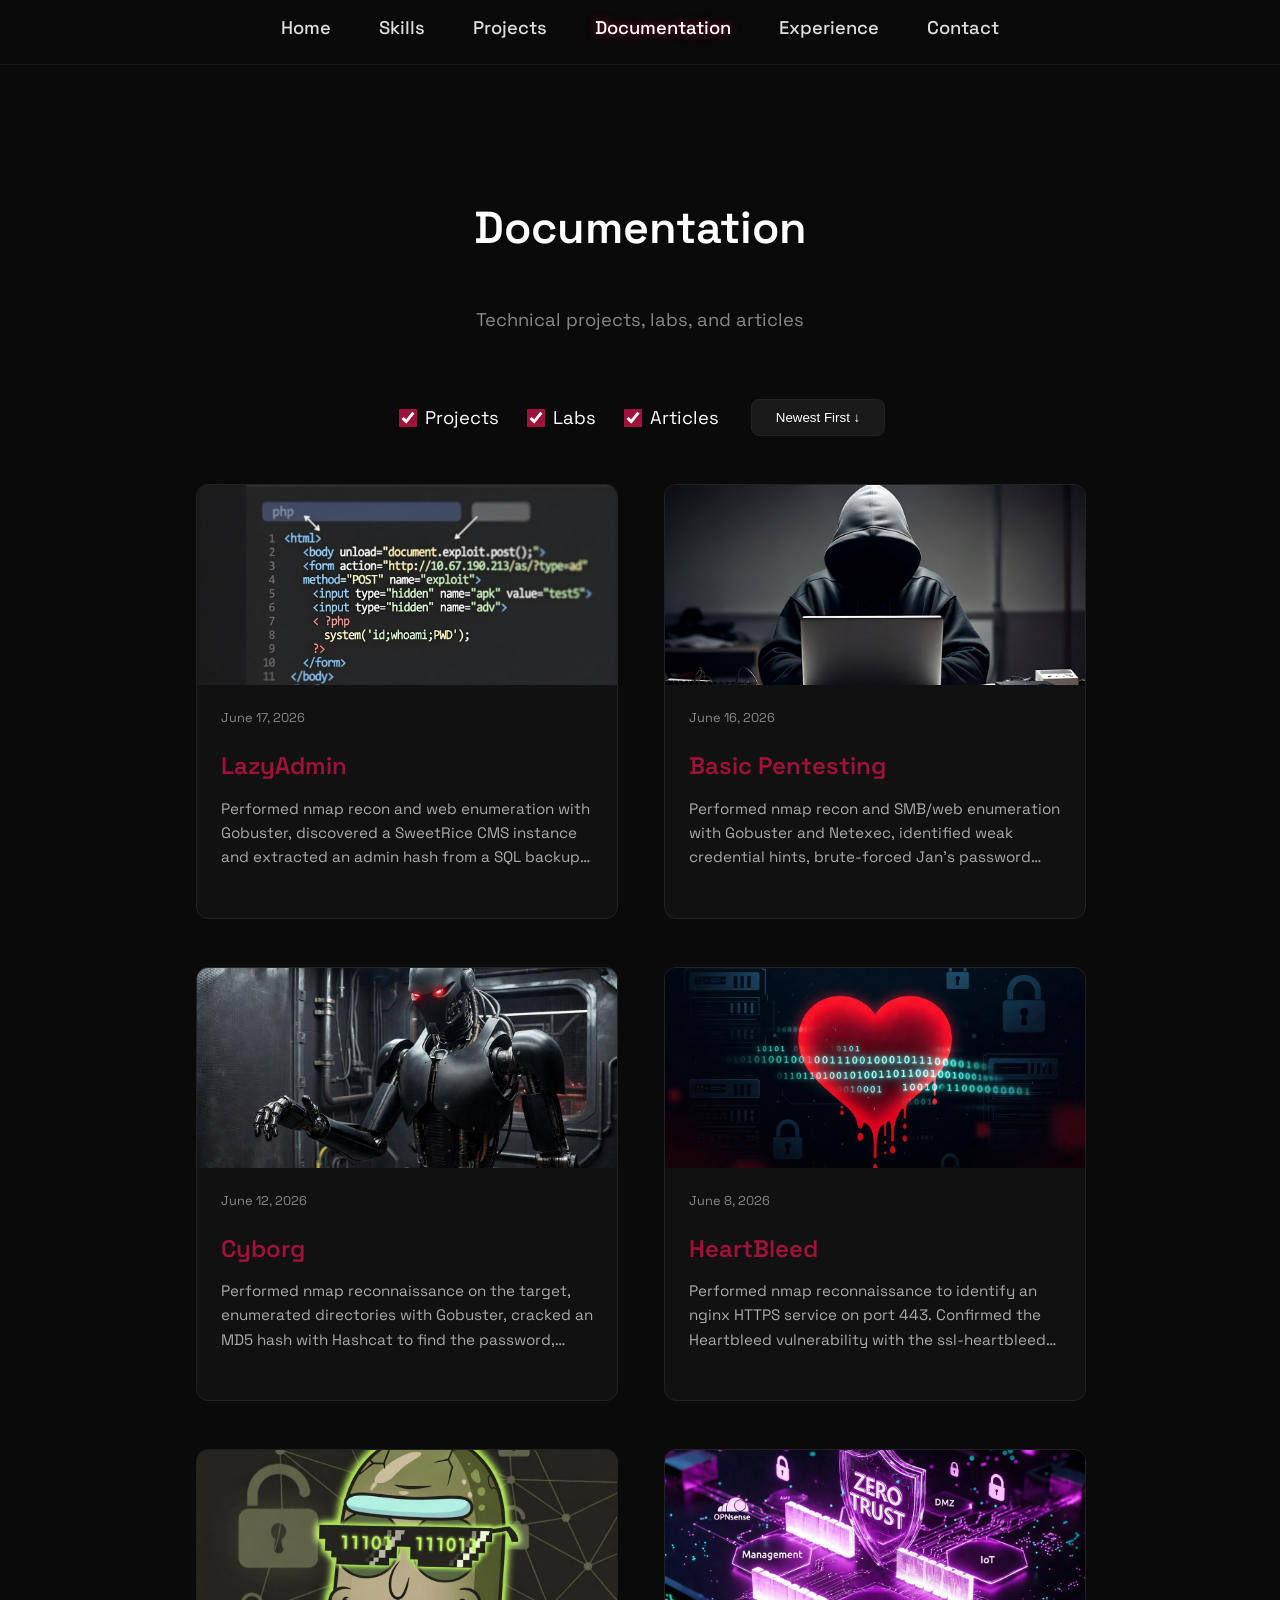
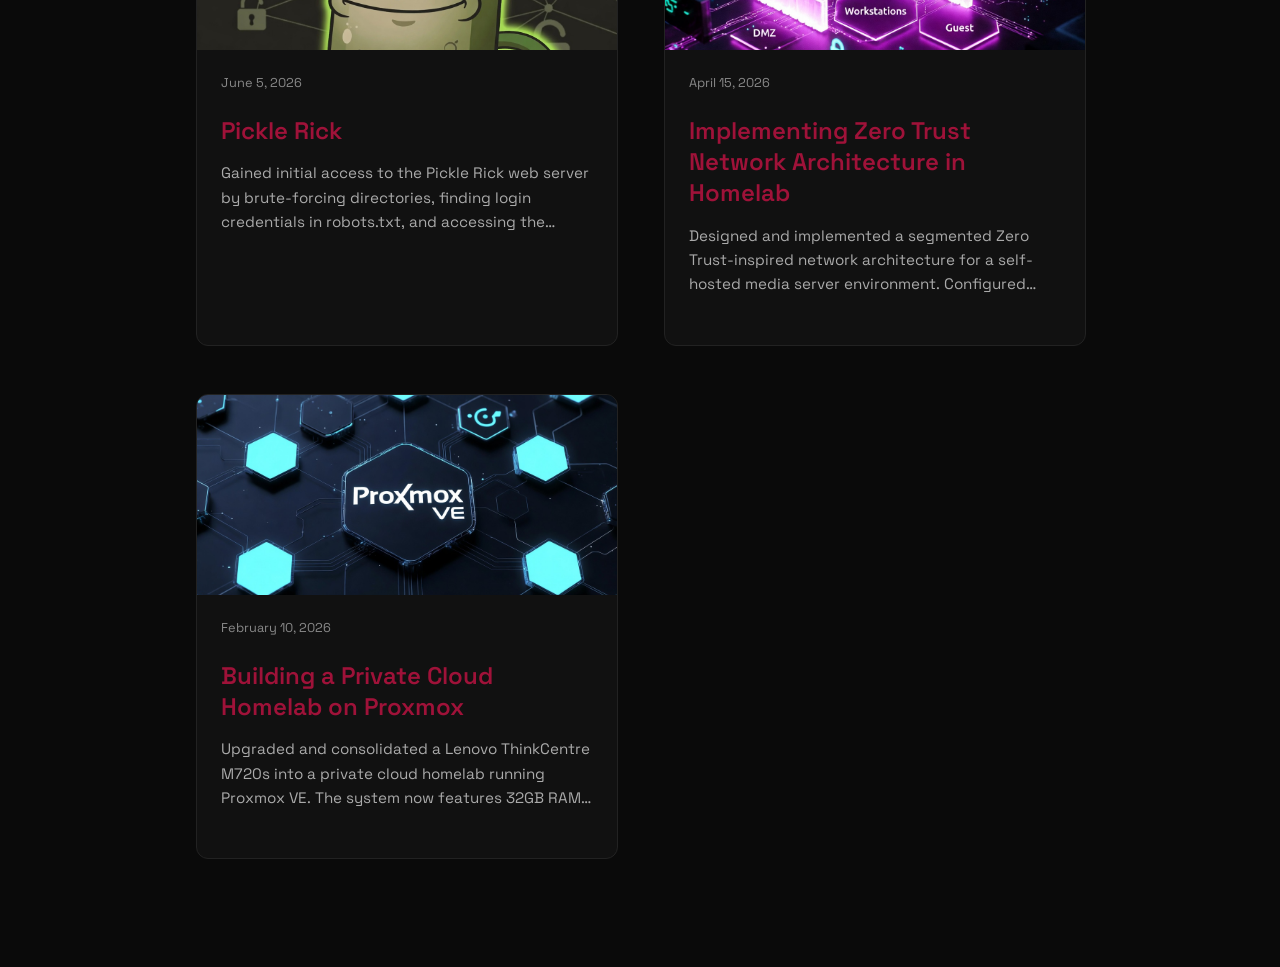
<file: documentation/index.html>
﻿<!DOCTYPE html>
<html lang="en">
<head>

    <title>Documentation | Nick Ramos</title>

    <!-- Favicon -->
    <link rel="icon" href="/images/favicon/favicon.ico" type="image/x-icon">
    <link rel="apple-touch-icon" href="/images/favicon/apple-touch-icon.png">
    <link rel="manifest" href="/images/favicon/site.webmanifest">
    
    <meta charset="UTF-8">
    <meta name="viewport" content="width=device-width, initial-scale=1.0">
    <meta name="description" content="Technical cybersecurity writeups, homelab projects, and notes by Nick Ramos.">
    <meta name="author" content="Nick Ramos">

    <!-- Open Graph + Twitter (JS will override these on article pages) -->
    <meta property="og:title" content="Nick Ramos">
    <meta property="og:description" content="Technical cybersecurity writeups, homelab projects, and notes by Nick Ramos.">
    <meta property="og:image" content="https://nick-ramos.com/images/default_cover.jpg">
    <meta property="og:url" content="https://nick-ramos.com">
    <meta property="og:type" content="website">
    <meta property="og:site_name" content="Nick Ramos">

    <meta name="twitter:card" content="summary_large_image">
    <meta name="twitter:title" content="Nick Ramos">
    <meta name="twitter:description" content="Technical cybersecurity writeups, homelab projects, and notes by Nick Ramos.">
    <meta name="twitter:image" content="https://nick-ramos.com/images/default_cover.jpg">

    <!-- Google Fonts -->
    <link rel="preconnect" href="https://fonts.googleapis.com">
    <link rel="preconnect" href="https://fonts.gstatic.com" crossorigin>
    <link href="https://fonts.googleapis.com/css2?family=Space+Grotesk:wght@400;500;600&amp;family=Inter:wght@400;500;600&amp;display=swap" rel="stylesheet">

    <link rel="stylesheet" href="/style.css">

    <!-- Open Graph / Social -->
    <meta property="og:title" content="Documentation | Nick Ramos">
    <meta property="og:description" content="Technical projects, labs, and writeups by Nick Ramos - Network Engineering & Cybersecurity">
    <meta property="og:image" content="/images/default-cover.jpg">
    <meta property="og:url" content="">
    <meta property="og:type" content="website">
    <meta property="og:site_name" content="Nick Ramos">

    <!-- Twitter Cards -->
    <meta name="twitter:card" content="summary_large_image">
    <meta name="twitter:title" content="Documentation | Nick Ramos">
    <meta name="twitter:description" content="Technical projects, labs, and writeups by Nick Ramos - Network Engineering & Cybersecurity">
    <meta name="twitter:image" content="/images/default-cover.jpg">
</head>
<body>
<!-- Header Navbar -->
<header class="site-header">
    <div class="container">
        <nav id="navbar">
            <ul class="nav-links"></ul>
        </nav>
    </div>
</header>

<!-- Floating Mobile Button -->
<button id="floating-menu-btn" class="floating-btn">☰</button>



<!-- Main Content -->
<main class="main-content">
    <section class="docs-section">
        <h1 class="section-title">Documentation</h1>
        <p class="section-subtitle">Technical projects, labs, and articles</p>

        <!-- Filter Bar -->
        <div class="filter-bar">
            <div class="filter-group">
                <label><input type="checkbox" value="project" class="filter-checkbox" checked> Projects</label>
                <label><input type="checkbox" value="lab" class="filter-checkbox" checked> Labs</label>
                <label><input type="checkbox" value="blog" class="filter-checkbox" checked> Articles</label>
            </div>
            <button id="sort-btn" class="btn">Newest First ↓</button>
        </div>

        <!-- Posts Grid -->
        <div class="projects-grid" id="docs-grid"></div>
    </section>
    



</main>
<script src="/script.js" defer></script>
</body>
</html>
</file>
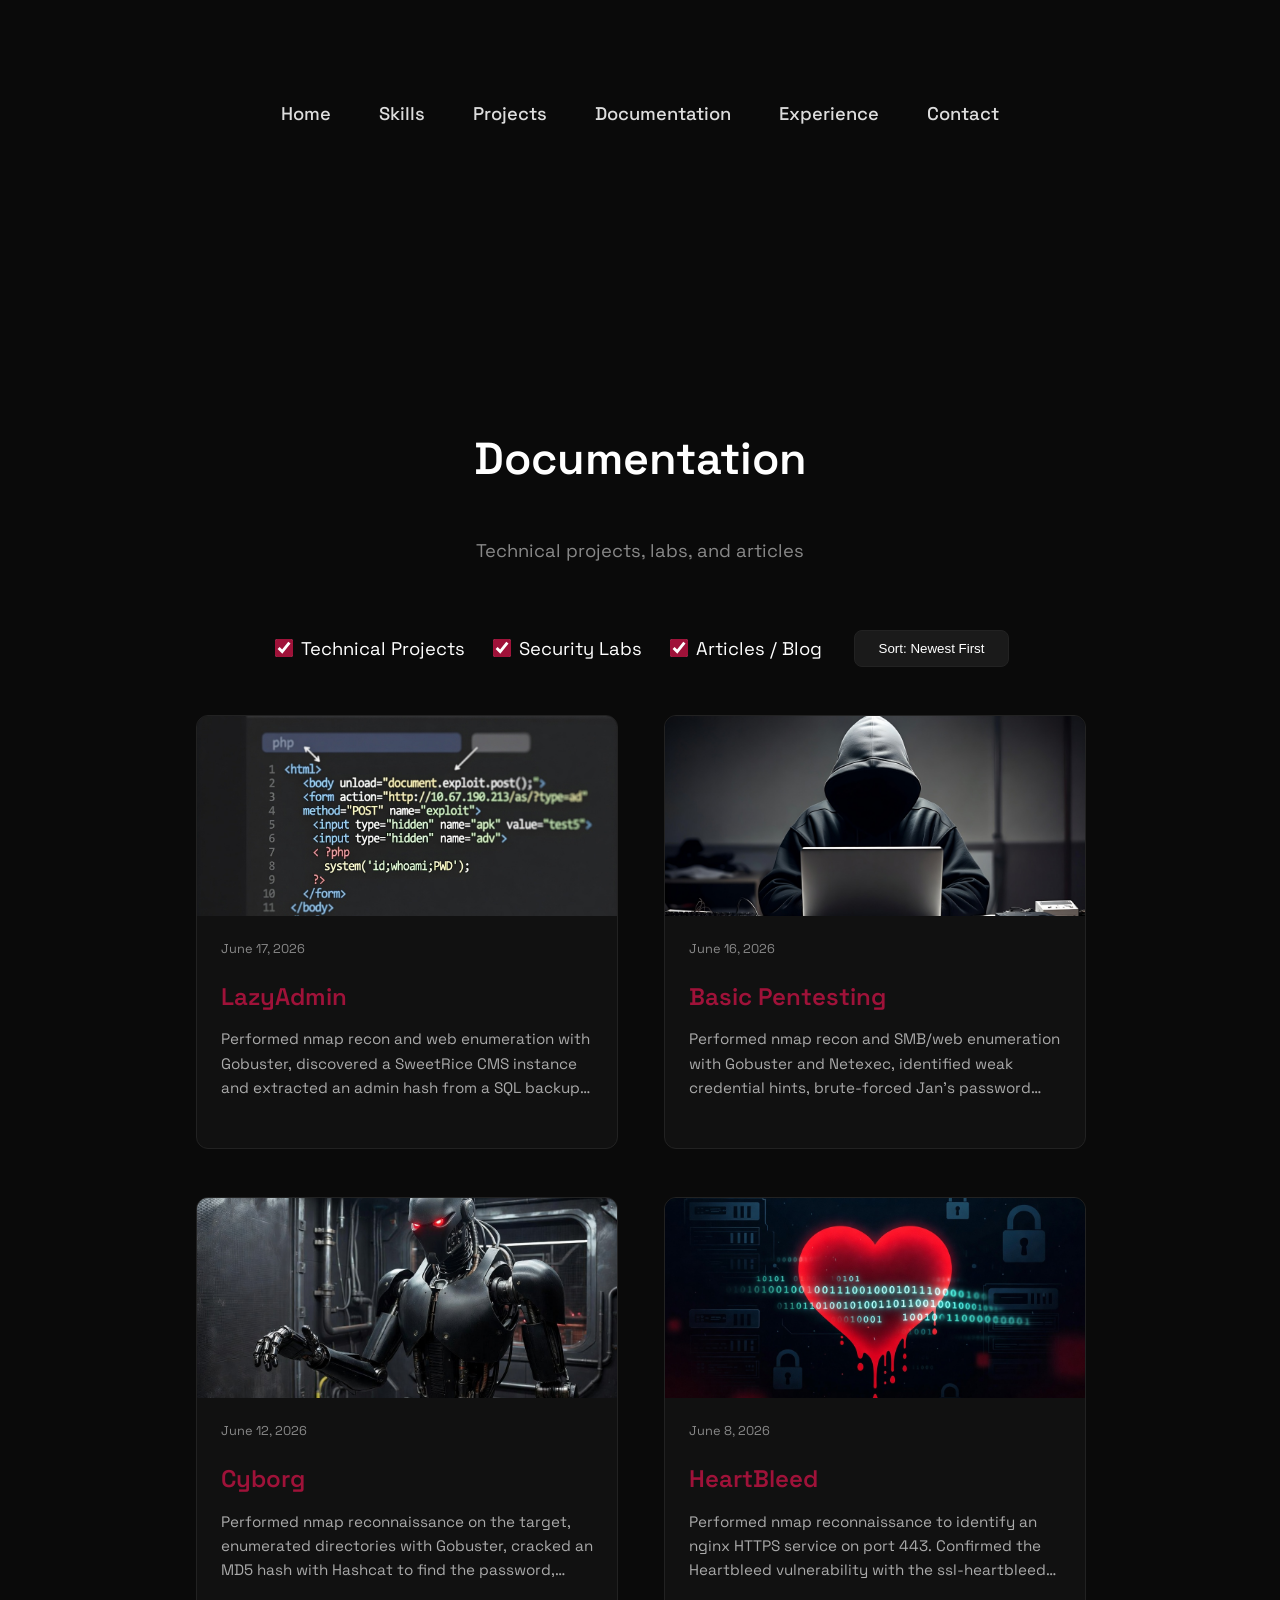
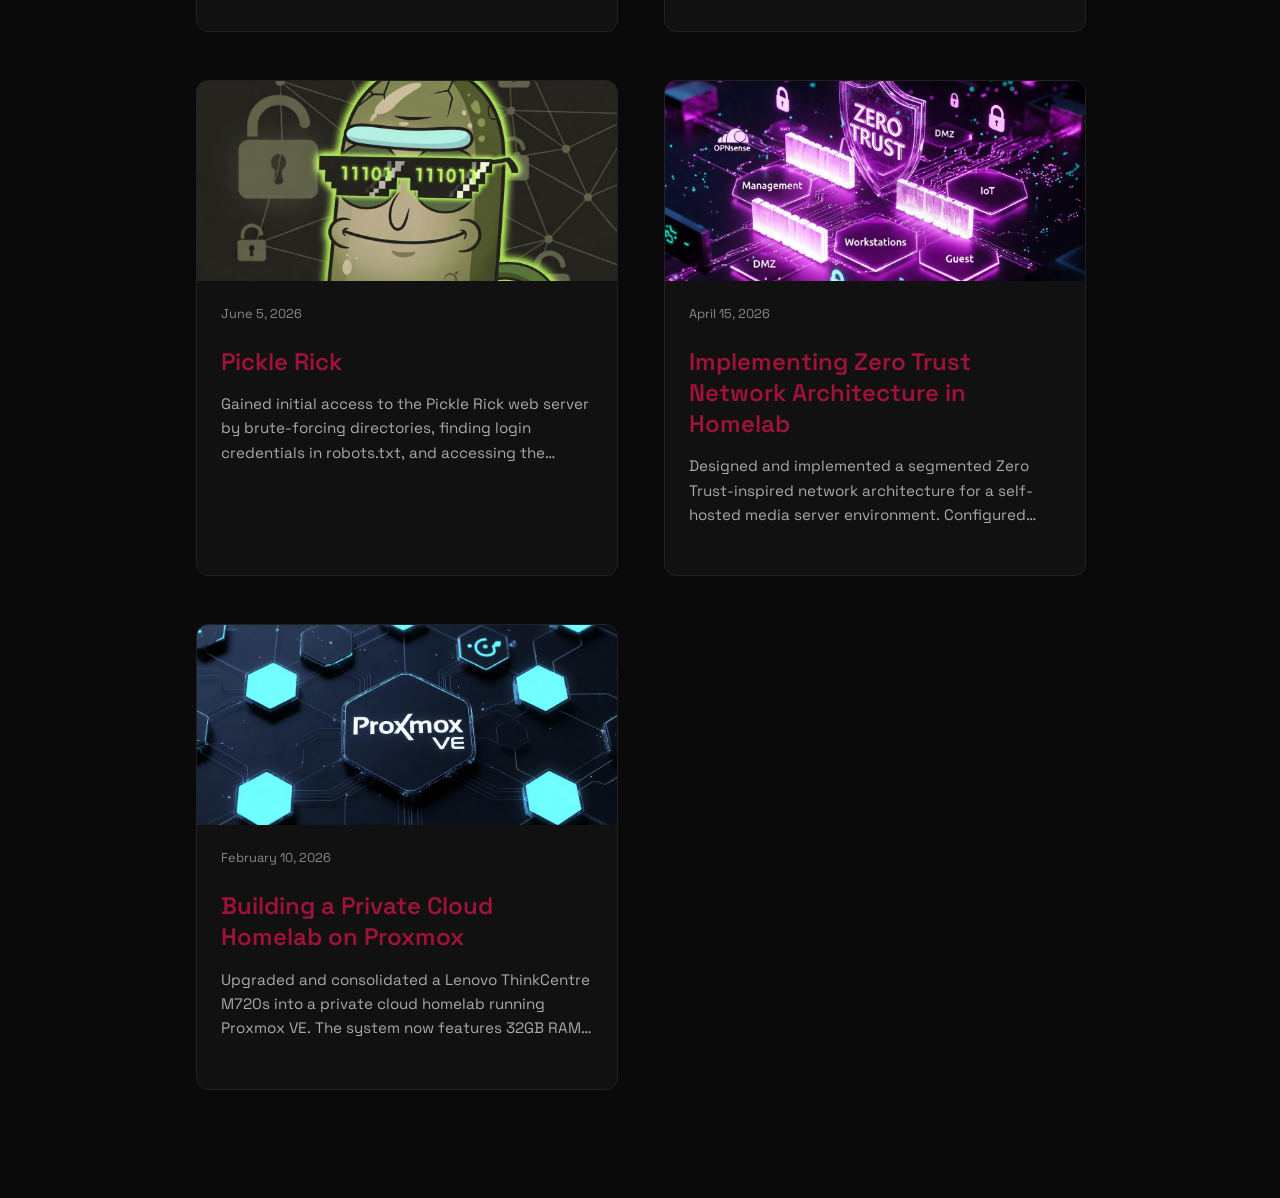
<file: docs.html>
﻿<!DOCTYPE html>
<html lang="en">
<head>
    <meta charset="UTF-8">
    <meta name="viewport" content="width=device-width, initial-scale=1.0">
    <title>Documentation - Nick Ramos</title>
    <link rel="stylesheet" href="/style.css">
    <link rel="stylesheet" href="https://fonts.googleapis.com/css2?family=Inter:wght@400;500;600&family=Space+Grotesk:wght@500;600&display=swap">
    <link rel="icon" type="image/x-icon" href="favicon.ico">
</head>
<body class="docs-page">

<nav id="navbar">
    <div class="container">
        <ul class="nav-links">
            <li><a href="/index.html">Home</a></li>
            <li><a href="/index.html#skills">Skills</a></li>
            <li><a href="/index.html#projects">Projects</a></li>
            <li><a href="/index.html#experience">Experience</a></li>
            <li><a href="/index.html#certifications">Certifications</a></li>
            <li><a href="/index.html#contact">Contact</a></li>
        </ul>

        <div class="hamburger">
            <span></span><span></span><span></span>
        </div>
    </div>
</nav>

<section class="docs-section">
    <div class="container">
        <h1 class="section-title">Documentation</h1>
        <p class="section-subtitle">Technical projects, labs, and articles</p>

        <!-- Filter Bar -->
        <div class="filter-bar">
            <div class="filter-group">
                <label><input type="checkbox" value="project" class="filter-checkbox" checked> Technical Projects</label>
                <label><input type="checkbox" value="lab" class="filter-checkbox" checked> Security Labs</label>
                <label><input type="checkbox" value="blog" class="filter-checkbox" checked> Articles / Blog</label>
            </div>

            <button id="sort-btn" class="btn">Sort: Newest First</button>
        </div>

        <!-- Posts Grid -->
        <div class="projects-grid" id="docs-grid"></div>
    </div>
</section>

<script src="/script.js"></script>
</body>
</html>
</file>
<file: style.css>
﻿/* Root */
:root {
    /* ==================== COLORS ==================== */
    --bg: #0a0a0a;
    --surface: #111111;
    --surface2: #1a1a1a;
    --border: #222222;
    --accent: #9f1239;

    --text: #ffffff;
    --text-secondary: #aaaaaa;
    --text-muted: #888888;
    --text-light: #dddddd;

    /* ==================== TYPOGRAPHY ==================== */
    --font-base: 16px;                    /* Never change this */

    /* Fluid heading sizes */
    --h1: clamp(2.8rem, 5.5vw, 4.8rem);
    --h2: clamp(2rem, 4.5vw, 2.8rem);
    --h3: clamp(1.5rem, 3.5vw, 1.9rem);
    --h4: clamp(1.25rem, 3vw, 1.5rem);

    /* Body text sizes */
    --body: 1.15rem;
    --body-large: 1.15rem;
    --small: 0.9rem;
    --tiny: 0.8rem;

    /* Font families */
    --font-primary: 'Space Grotesk', system-ui, sans-serif;
    --font-mono: ui-monospace, 'Cascadia Mono', 'Segoe UI Mono', monospace;

    /* ==================== SPACING SCALE ==================== */
    --space-xs: 0.5rem;
    --space-sm: 1rem;
    --space-md: 1.5rem;
    --space-lg: 2rem;
    --space-xl: 3rem;
    --space-2xl: 4rem;
}

* {}
html {
    scroll-behavior: smooth;
}

body {
    font-family: var(--font-primary);
    font-size: var(--body);
    background-color: var(--bg);
    color: var(--text);
}

/* ==================== SITE HEADER ==================== */
.site-header {
    position: fixed;
    top: 0;
    left: 0;
    width: 100%;
    background-color: rgba(10, 10, 10, 0.95);
    backdrop-filter: blur(12px);
    z-index: 1000;
    border-bottom: 1px solid rgba(34, 34, 34, 0.6);
}

.site-header .container {
    display: flex;
    justify-content: center;
    align-items: center;
    padding: 12px var(--space-xl);
    max-width: 1480px;
    margin: 0 auto;
}

/* ==================== MAIN CONTENT ==================== */
.main-content,
.container {
    max-width: 1480px;           /* wider than before */
    margin: 0 auto;
    padding: 10vh 2vw 100px;    /* use vw for proportional side padding */
}

@media (max-width: 768px) {
    .main-content,
    .container {
        padding:  10vh 1vw;
    }
}



/* ==================== HEADINGS ==================== */
h1 { font-size: var(--h1); font-weight: 600; margin-bottom: 0.5em; }
h2 { font-size: var(--h2); font-weight: 600; margin-bottom: 0.5em; }
h3 { font-size: var(--h3); font-weight: 600; margin-bottom: 0.5em; }
h4 { font-size: var(--h4); font-weight: 600; margin-bottom: 0.4em; }
h5 { font-size: 1.1rem;   font-weight: 600; margin-bottom: 0.4em; }
h6 { font-size: 1rem;     font-weight: 600; margin-bottom: 0.4em; }

/* ==================== PARAGRAPH TEXT ==================== */
p {
    font-size: var(--body);
    line-height: 1.7;
    margin-bottom: 1.2em;
    color: var(--text-secondary);
}

/* ==================== INLINE TEXT ELEMENTS ==================== */
strong { font-weight: 700; color: var(--text); }
b      { font-weight: 700; }                    /* avoid using */
em     { font-style: italic; }
i      { font-style: italic; }                  /* avoid using */
small  { font-size: var(--small); color: var(--text-muted); }
mark   { background-color: var(--accent); color: #000; padding: 2px 6px; border-radius: 4px; }

/* ==================== LINKS ==================== */
a {
    color: var(--accent);
    text-decoration: none;
    transition: all 0.2s ease;
}
a:hover {
    color: var(--text-muted);
    text-shadow: 0 0 8px var(--accent);
}

/* ==================== CODE ==================== */
code {
    font-family: var(--font-mono);
    background-color: var(--surface);
    color: var(--accent);
    padding: 3px 7px;
    border-radius: 6px;
    font-size: 0.92em;
}

pre {
    font-family: var(--font-mono);
    background-color: var(--bg);
    color: var(--accent);
    padding: 20px;
    border-radius: 12px;
    overflow-x: auto;
    border: 1px solid #333;
    margin: 1.5em 0;
}

pre code {
    background: transparent;
    padding: 0;
    color: inherit;
}

/* ==================== TABLES ==================== */
table {
    width: 100%;
    border-collapse: collapse;
    margin: var(--space-xl) 0;
    background-color: var(--surface);
    border: 1px solid var(--border);
    border-radius: 12px;
    overflow: hidden;
    box-shadow: 0 0 20px rgba(159, 18, 57, 0.15);
}

thead {
    background-color: var(--surface2);
}

th {
    padding: 16px 20px;
    text-align: left;
    font-weight: 600;
    color: var(--text);
    border-bottom: 1px solid var(--border);
    font-size: 1.05rem;
}

td {
    padding: 16px 20px;
    border-bottom: 1px solid var(--border);
    color: var(--text-secondary);
    line-height: 1.6;
}

tr:last-child td {
    border-bottom: none;
}

tr:hover {
    background-color: var(--surface2);
    transition: background-color 0.2s ease;
}

/* Responsive tables */
@media (max-width: 768px) {
    table {
        font-size: 0.95rem;
        display: block;
        overflow-x: auto;
        white-space: nowrap;
    }

    th, td {
        padding: 12px 14px;
    }
}

/* Optional: striped variant */
table.striped tbody tr:nth-child(even) {
    background-color: rgba(26, 26, 26, 0.6);
}

/* ==================== KEYBOARD & SAMPLE ==================== */
kbd {
    font-family: var(--font-mono);
    background-color: var(--bg);
    color: var(--accent);
    padding: 4px 9px;
    border-radius: 6px;
    border: 1px solid #444;
    font-size: 0.85em;
}

samp {
    font-family: var(--font-mono);
    color: var(--accent);
}

/* ==================== LISTS ==================== */
ul, ol {
    margin-bottom: 1.5em;
    padding-left: 1.5em;
}

li {
    margin-bottom: 0.5em;
    line-height: 1.7;
    color: var(--text-secondary);
}

/* ==================== BLOCKQUOTE ==================== */
blockquote {
    border-left: 4px solid var(--accent);
    padding-left: 1.5em;
    margin: 1.5em 0;
    color: var(--text-light);
    font-style: italic;
}

/* ==================== HORIZONTAL RULE ==================== */
hr {
    border: none;
    border-top: 1px solid var(--border);
    margin: 2em 0;
}

/* ==================== IMAGES ==================== */
img {
    max-width: 100%;
    height: auto;
    display: block;
}

/* END OF SECTION =========================================================================== */

/* ==================== IMAGE CONTAINER ==================== */
.image-container {
    position: relative;
    margin: var(--space-lg) auto;
    max-width: 80%;
    border-radius: 12px;
    overflow: hidden;
    background-color: var(--surface);
    border: 1px solid var(--border);
    box-shadow: 0 0 20px rgba(159, 18, 57, 0.15);
    transition: all 0.3s ease;
}

.image-container:hover {
    box-shadow: 0 0 30px rgba(159, 18, 57, 0.3);
}

.image-container img {
    width: 100%;
    height: auto;
    display: block;
    border-radius: 12px 12px 0 0;
    transition: transform 0.4s ease;
}

.image-caption {
    padding: var(--space-md);
    margin: 0;
    font-size: var(--small);
    color: var(--text-muted);
    text-align: center;
    background-color: var(--surface2);
    border-top: 1px solid var(--border);
    display: none;
}

.image-container:has(.image-caption:not(:empty)) .image-caption {
    display: block;
}

/* Responsive */
@media (max-width: 768px) {
    .image-container {
        max-width: 100%;
        margin: var(--space-md) auto;
        border-radius: 10px;
    }

    .image-container img {
        border-radius: 10px 10px 0 0;
    }
}


/* ==================== custom code block ==================== */
.code-block {
    background-color: var(--surface);
    border: 1px solid var(--border);
    border-radius: 12px;
    margin: 1.5em auto;
    max-width: 80%;
    overflow: hidden;
    box-shadow: 0 0 20px rgba(159, 18, 57, 0.15);
}

.code-header {
    display: flex;
    justify-content: space-between;
    align-items: center;
    background-color: var(--surface2);
    padding: 10px 16px;
    border-bottom: 1px solid var(--border);
}

.code-title {
    font-family: var(--font-mono);
    font-size: 0.85rem;
    color: var(--text-muted);
}

.copy-button {
    font-size: 0.75rem;
    padding: 8px 16px;
    background-color: var(--surface2);
    color: var(--accent);
    border: 1px solid var(--border);
    border-radius: 6px;
    cursor: pointer;
    transition: all 0.2s ease;
    min-height: 38px;
}

.copy-button:hover {
    background-color: var(--accent);
    color: var(--text);
    border-color: var(--accent);
}

/* Code content */
.code-block pre {
    margin: 0;
    padding: 16px 20px;
    background-color: transparent;
    border: none;
    overflow-x: auto;
    -webkit-overflow-scrolling: touch;
    white-space: pre;
}

.code-block code {
    font-family: var(--font-mono);
    color: var(--text);
    background: transparent;
    padding: 0;
    font-size: 0.95rem;
    line-height: 1.5;
}

/* mobile */
@media (max-width: 768px) {
    .code-block {
        margin: 1em 0;
        border-radius: 10px;
        max-width: 100%;
    }

    .code-header {
        padding: 8px 12px;
    }

    .copy-button {
        padding: 10px 18px;
        font-size: 0.8rem;
        min-height: 42px;
    }

    .code-block pre {
        padding: 14px 12px;
        font-size: 0.95rem;
    }
}

/* END OF SECTION =========================================================================== */


/* ==================== NAVBAR ==================== */
#navbar {
    display: flex;
    align-items: center;
    width: 100%;
    justify-content: center;
    position: relative;
}

.nav-links {
    display: flex;
    gap: var(--space-xl);
    list-style: none;
    margin: 0;
    padding: 0;
}

.nav-links a {
    color: var(--text-light);
    font-size: var(--body-large);
    font-weight: 500;
    text-decoration: none;
    transition: all 0.3s ease;
}

.nav-links a:hover,
.nav-links a.active {
    color: var(--text);
    text-shadow: 0 0 10px var(--accent);
}

/* Floating Button (mobile) */
.floating-btn {
    display: none;
    position: fixed;
    bottom: 30px;
    right: 30px;
    z-index: 2000;
    width: 60px;
    height: 60px;
    background: var(--accent);
    color: white;
    border: none;
    border-radius: 50%;
    font-size: 28px;
    box-shadow: 0 4px 20px rgba(159,18,57,0.4);
    cursor: pointer;
}

@media (max-width: 768px) {
    .site-header { display: none; }           /* hide top bar */
    .floating-btn { display: block; }
}

/* ==================== MOBILE MENU ==================== */
.mobile-menu {
    position: fixed;
    top: 0;
    left: 0;
    width: 100%;
    height: 100vh;
    background-color: var(--bg);
    z-index: 1990;
    display: none;
    opacity: 0;
    transition: opacity 0.25s ease-out;
}

.mobile-menu.active {
    display: flex;
    align-items: center;
    justify-content: center;
    opacity: 1;
}

/* Wrapper for links */
.mobile-menu-content {
    display: flex;
    flex-direction: column;
    align-items: center;
    gap: 1.8rem;
    margin: auto;
}

.mobile-menu-content a {
    color: var(--text-light);
    font-size: 1.95rem;
    padding: 16px 80px;
    text-align: center;
    width: 100%;
    max-width: 420px;
    transition: color 0.2s ease;
}

.mobile-menu-content a:hover {
    color: var(--text);
}



/* ==================== HERO SECTION ==================== */
#hero {
    min-height: 75vh;
    display: flex;
    align-items: center;
    background-color: var(--bg);
    position: relative;
    overflow: hidden;
}

.hero-grid {
    display: grid;
    grid-template-columns: 1fr 1fr;
    gap: var(--space-2xl);
    align-items: center;
    width: 100%;
    margin: 0 auto;
    padding: 0 7vw;
}

.hero-tag {
    display: inline-block;
    background-color: var(--surface2);
    color: var(--accent);
    padding: 6px 16px;
    border-radius: 9999px;
    font-size: var(--small);
    font-weight: 500;
    margin-bottom: var(--space-sm);
    border: 1px solid var(--border);
}

.hero-title {
    font-size: clamp(3.8rem, 9vw, 6.2rem);   /* bigger on large screens */
    line-height: 1.05;
    margin-bottom: var(--space-md);
    font-weight: 600;
}

.hero-subtitle {
    font-size: var(--body-large);
    color: var(--text-secondary);
    line-height: 1.55;
    margin-bottom: var(--space-2xl);
    max-width: 95%;
}

.hero-buttons {
    display: flex;
    align-items: center;
    gap: var(--space-xl);
    flex-wrap: wrap;
}

#hero .container {
    max-width: none !important;
    padding: 0 !important;
}

/* Main CTA */
.main-cta {
    display: inline-flex;
    align-items: center;
    gap: 10px;
    background-color: var(--accent);
    color: #fff;
    padding: 16px 36px;
    border-radius: 9999px;
    font-weight: 600;
    font-size: 1.15rem;
    transition: all 0.3s ease;
}

.main-cta:hover {
    transform: translateY(-4px);
    box-shadow: 0 12px 30px rgba(159, 18, 57, 0.45);
}

/* Social Icons */
.social-buttons {
    display: flex;
    gap: var(--space-md);
}

.icon-btn {
    width: 56px;
    height: 56px;
    background-color: var(--surface2);
    border: 1px solid var(--border);
    border-radius: 50%;
    display: flex;
    align-items: center;
    justify-content: center;
    transition: all 0.3s ease;
}

.icon-btn:hover {
    background-color: var(--accent);
    border-color: var(--accent);
    transform: translateY(-4px);
}

.icon-btn img {
    width: 30px;
    height: 30px;
}

/* Right Visual Area */
.hero-visual {
    position: relative;
    display: flex;
    justify-content: center;
    align-items: center;
}

.visual-placeholder {
    width: 100%;
    max-width: 580px;
    height: 580px;
    background: linear-gradient(145deg, var(--surface), #1a1a1a);
    border: 1px solid var(--border);
    border-radius: 28px;
    box-shadow: 0 0 70px rgba(159, 18, 57, 0.2);
}

/* Mobile */
@media (max-width: 992px) {
    .hero-grid {
        grid-template-columns: 1fr;
        text-align: center;
        gap: var(--space-xl);
        min-height: auto;
        padding: 80px var(--space-md) 100px;
        max-width: 100%;
    }

    .hero-text {
        max-width: 100%;
    }

    .visual-placeholder {
        max-width: 400px;
        height: 400px;
    }
    
    .hero-buttons {
        justify-content: center;     /* This is the fix */
    }
}

/* Fake Terminal */
.terminal-window {
    width: 100%;
    max-width: 660px;
    background-color: #0a0a0a;
    border: 1px solid #222;
    border-radius: 12px;
    overflow: hidden;
    box-shadow: 0 20px 60px rgba(0, 0, 0, 0.6);
}

.terminal-header {
    background-color: #1f1f1f;
    padding: 10px 14px;
    display: flex;
    align-items: center;
    gap: 8px;
    border-bottom: 1px solid #333;
}

.terminal-dots {
    display: flex;
    gap: 6px;
}

.dot {
    width: 12px;
    height: 12px;
    border-radius: 50%;
}

.red { background: #ff5f57; }
.yellow { background: #ffbd2e; }
.green { background: #27c93f; }

.terminal-title {
    color: #888;
    font-size: 0.85rem;
    margin-left: 8px;
    font-family: var(--font-mono);
}

.terminal-body {
    text-align: left !important;
    padding: 18px;
    font-family: var(--font-mono);
    font-size: 0.95rem;
    line-height: 1.55;
    color: var(--accent);
    min-height: 320px;
    background: #0a0a0a;
    overflow: hidden;
}

/* END OF SECTION =========================================================================== */

/* ==================== SKILLS / TOOLS ORBS ==================== */
#tools {
    padding-top: 10vh;
    padding-bottom: 10vh;
    scroll-margin-top: 80px;
}

@media (max-width: 768px) {
    #tools {
        padding-top: 10vh;
        padding-bottom: 10vh;
    }
    
}

.skills-grid {
    display: grid;
    grid-template-columns: repeat(auto-fit, minmax(160px, 1fr));
    gap: var(--space-lg);
    justify-content: center;
    justify-items: center;
    margin: 0 auto;
}

.skill-orb {
    background-color: var(--surface);
    border: 1px solid var(--border);
    border-radius: 50%;
    width: 160px;
    height: 160px;
    display: flex;
    flex-direction: column;
    align-items: center;
    justify-content: center;
    transition: all 0.3s ease;
    position: relative;
}

.skill-orb:hover {
    transform: scale(1.08);
    box-shadow: 0 0 30px rgba(159, 18, 57, 0.35);
    border-color: var(--accent);
}

.skill-icon {
    width: 68px;
    height: 68px;
    object-fit: contain;
    filter: brightness(0.95);
    transition: transform 0.3s ease;
}

.skill-orb:hover .skill-icon {
    transform: scale(1.15);
}

.skill-name {
    margin-top: 12px;
    font-weight: 600;
    color: var(--text);
    font-size: 1.05rem;
    text-align: center;
    padding: 0 12px;
}

@media (max-width: 768px) {
    .skills-grid {
        grid-template-columns: repeat(auto-fit, minmax(140px, 1fr));
        gap: var(--space-md);
    }

    .skill-orb {
        width: 140px;
        height: 140px;
    }

    .skill-icon {
        width: 58px;
        height: 58px;
    }
}

/* END OF SECTION =========================================================================== */

/* ==================== PROJECTS SECTION ==================== */
#projects {
    padding-top: 10vh;
    padding-bottom: 10vh;
}

.projects-grid {
    display: grid;
    grid-template-columns: repeat(auto-fit, minmax(340px, 420px)); /* capped width */
    gap: var(--space-xl);
    justify-content: center;
    max-width: 1400px;
    margin: 0 auto;
    width: 100%;
}

.project-card {
    background-color: var(--surface);
    border: 1px solid var(--border);
    border-radius: 12px;
    overflow: hidden;
    transition: all 0.3s ease;
    width: 100%; /* ensures it respects minmax */
}

.project-card:hover {
    transform: translateY(-8px);
    box-shadow: 0 0 30px rgba(159, 18, 57, 0.3);
}

.project-card img {
    width: 100%;
    height: 200px;
    object-fit: cover;
}

.project-card-body {
    padding: var(--space-md);
}

.project-card h3 {
    font-size: 1.4rem;
    margin-bottom: var(--space-xs);
}

.project-card p {
    color: var(--text-secondary);
    line-height: 1.6;
    margin-bottom: var(--space-md);
}

/* Responsive */
@media (max-width: 1150px) {
    .projects-grid {
        grid-template-columns: repeat(auto-fit, minmax(320px, 400px));
    }
}

@media (max-width: 768px) {
    .projects-grid {
        grid-template-columns: repeat(auto-fit, minmax(280px, 100%));
        gap: var(--space-lg);
    }
}

/* END OF SECTION =========================================================================== */

/* ==================== EXPERIENCE TIMELINE ==================== */
#experience {
    padding-top: 10vh;
    padding-bottom: 10vh;
}

.timeline {
    max-width: 820px;
    margin: 0 auto;
    position: relative;
}

.timeline::before {
    content: '';
    position: absolute;
    left: 50px;
    top: 0;
    bottom: 0;
    width: 3px;
    background: linear-gradient(to bottom, var(--border), var(--accent));
}

.timeline-item {
    margin-bottom: 80px;
    position: relative;
    display: flex;
    gap: 40px;
}

.timeline-item:last-child {
    margin-bottom: 0;
}

.timeline-date {
    width: 110px;
    flex-shrink: 0;
    text-align: right;
    color: var(--accent);
    font-weight: 600;
    font-size: 1.05rem;
    padding-top: 8px;
}

.timeline-content {
    background-color: var(--surface);
    border: 1px solid var(--border);
    border-radius: 12px;
    padding: 32px;
    flex: 1;
    position: relative;
    transition: all 0.3s ease;
}

.timeline-content:hover {
    border-color: var(--accent);
    box-shadow: 0 0 25px rgba(159, 18, 57, 0.25);
    transform: translateX(8px);
}

.timeline-content h3 {
    margin: 0 0 8px 0;
    font-size: 1.45rem;
}

.timeline-company {
    color: var(--text-secondary);
    font-weight: 500;
    margin-bottom: 16px;
}

.timeline-desc {
    color: var(--text-secondary);
    line-height: 1.7;
    margin-bottom: 20px;
}

.experience-list {
    list-style: none;
    padding: 0;
    margin: 0 0 20px 0;
}

.experience-list li {
    padding-left: 22px;
    margin-bottom: 10px;
    position: relative;
    color: var(--text-secondary);
}

.experience-list li:before {
    content: "→";
    position: absolute;
    left: 0;
    color: var(--accent);
}

.timeline-tags {
    display: flex;
    flex-wrap: wrap;
    gap: 8px;
}

.tag {
    background-color: var(--surface2);
    color: var(--accent);
    padding: 4px 12px;
    border-radius: 9999px;
    font-size: 0.85rem;
    border: 1px solid var(--border);
}

/* Mobile */
@media (max-width: 768px) {
    .timeline-item {
        flex-direction: column;
        gap: 12px;
    }

    .timeline-date {
        text-align: left;
        width: auto;
    }

    .timeline::before {
        left: 20px;
    }
}

/* END OF SECTION =========================================================================== */

/* ==================== CERTIFICATIONS ==================== */
#certifications {
    padding-top: 10vh;
    padding-bottom: 10vh;
}


.certifications-grid {
    display: grid;
    grid-template-columns: repeat(auto-fit, minmax(300px, 1fr));
    gap: var(--space-xl);
    justify-content: center;
    max-width: 1100px;
    margin: 0 auto;
}

.cert-card {
    background-color: var(--surface);
    border: 1px solid var(--border);
    border-radius: 12px;
    padding: var(--space-lg);
    text-align: center;
    transition: all 0.3s ease;
}

.cert-card:hover {
    transform: translateY(-6px);
    box-shadow: 0 0 25px rgba(159, 18, 57, 0.25);
    border-color: var(--accent);
}

.cert-icon {
    width: 72px;
    height: 72px;
    object-fit: contain;
    margin-bottom: var(--space-md);
    filter: invert(1) brightness(1.8);
    display: block;
    margin: 0 auto var(--space-md) auto;
}

.cert-card h3 {
    margin: 0 0 8px 0;
    font-size: 1.35rem;
}

.cert-card p {
    color: var(--text-secondary);
    margin-bottom: var(--space-md);
}

.cert-link {
    color: var(--accent);
    font-weight: 600;
    text-decoration: none;
}

.cert-link:hover {
    text-decoration: underline;
}


/* END OF SECTION =========================================================================== */

/* ==================== CONTACT SECTION ==================== */
#contact {
    text-align: center;
    padding: 15vh 5vw;
    background: linear-gradient(to bottom, var(--bg), #0a0a0a);
}

.contact-cta {
    margin-top: var(--space-2xl);
}

.contact-cta .main-cta {
    font-size: 1.3rem;
    padding: 20px 56px;
    box-shadow: 0 10px 30px rgba(159, 18, 57, 0.3);
}



/* END OF SECTION =========================================================================== */



/* ==================== DOCUMENTATION GRID ==================== */
.docs-section {
    padding-top: var(--space-2xl);
}

.section-title {
    font-size: var(--h1);
    text-align: center;
    margin-bottom: var(--space-md);
}

.section-subtitle {
    text-align: center;
    color: var(--text-muted);
    font-size: var(--body-large);
    margin-bottom: var(--space-2xl);
}

.filter-bar {
    display: flex;
    justify-content: center;
    align-items: center;
    margin-bottom: var(--space-xl);
    flex-wrap: wrap;
    gap: var(--space-lg);
}

.filter-group {
    display: flex;
    gap: var(--space-md);           /* smaller gap on mobile */
    flex-wrap: wrap;
    justify-content: center;
}

.filter-group label {
    display: flex;
    align-items: center;
    color: var(--text);
    font-size: var(--body);
    cursor: pointer;
    user-select: none;
    white-space: nowrap;
}

.filter-checkbox {
    accent-color: var(--accent);
    width: 18px;
    height: 18px;
    margin-right: 8px;
    cursor: pointer;
}

.btn {
    background-color: var(--surface2);
    color: var(--text);
    border: 1px solid var(--border);
    padding: 10px 24px;
    border-radius: 8px;
    cursor: pointer;
    font-weight: 500;
    transition: all 0.2s ease;
    white-space: nowrap;
}

.btn:hover {
    background-color: var(--accent);
    color: #fff;
    border-color: var(--accent);
}

.projects-grid {
    display: grid;
    grid-template-columns: repeat(auto-fit, minmax(340px, 420px));
    gap: var(--space-xl);
    justify-content: center;
    max-width: 1400px;
    margin: 0 auto;
    width: 100%;
}

/* Responsive */
@media (max-width: 1150px) {
    .projects-grid {
        grid-template-columns: repeat(auto-fit, minmax(320px, 420px));
    }
}

@media (max-width: 768px) {
    .projects-grid {
        grid-template-columns: repeat(auto-fit, minmax(280px, 1fr)); /* better for phones */
        gap: var(--space-lg);
    }

    .filter-bar {
        flex-direction: column;
        align-items: stretch;
        gap: var(--space-md);
    }

    .filter-group {
        justify-content: center;
        gap: var(--space-sm);
    }

    .project-card img {
        height: 180px; /* slightly smaller on mobile */
    }

    .project-card h3 {
        font-size: 1.35rem;
    }

    .project-card p {
        font-size: 0.92rem;
        -webkit-line-clamp: 4; /* more text visible */
    }
}

.project-card {
    background-color: var(--surface);
    border: 1px solid var(--border);
    border-radius: 12px;
    overflow: hidden;
    transition: all 0.3s ease;
    width: 100%;
    max-width: 100%; /* prevent overflow */
}

.project-card:hover {
    transform: translateY(-6px);
    box-shadow: 0 0 30px rgba(159, 18, 57, 0.25);
}

.project-card img {
    width: 100%;
    height: 200px;
    object-fit: cover;
}

.project-card-body {
    padding: var(--space-md);
}

.project-card h3 {
    font-size: 1.5rem;
    margin-bottom: var(--space-xs);
    line-height: 1.3;
}

.project-card .date {
    font-size: var(--tiny);
    color: var(--text-muted);
    margin-bottom: var(--space-sm);
}

.project-card p {
    font-size: 0.95rem;
    line-height: 1.6;
    color: var(--text-secondary);
    display: -webkit-box;
    -webkit-line-clamp: 3;
    -webkit-box-orient: vertical;
    overflow: hidden;
}

/* END OF SECTION =========================================================================== */


/* ==================== BLOG HEADER ==================== */

.blog-header {
    margin: 0 auto var(--space-2xl);
    border-radius: 16px;
    overflow: hidden;
    background-color: var(--surface);
    border: 1px solid var(--border);
    box-shadow: 0 0 25px rgba(159, 18, 57, 0.2);
}

.blog-cover {
    width: 100%;
    height: 420px;
    object-fit: cover;
    display: block;
}

.blog-meta {
    padding: var(--space-xl);
}

.back-link {
    color: var(--text-muted);
    font-size: var(--small);
    text-decoration: none;
    display: inline-flex;
    align-items: center;
    gap: 6px;
    margin-bottom: var(--space-md);
}

.back-link:hover {
    color: var(--accent);
}

.blog-title {
    font-size: var(--h1);
    margin-bottom: var(--space-md);
    line-height: 1.1;
}

.blog-info {
    color: var(--text-secondary);
    font-size: var(--small);
    margin-bottom: var(--space-lg);
    line-height: 1.6;
}

.blog-info strong {
    color: var(--accent);
    font-weight: 500;
}

/* Tools / Tags */
.tools {
    display: flex;
    flex-wrap: wrap;
    gap: var(--space-sm);
    margin-bottom: var(--space-lg);
}

.tool-tag {
    background-color: var(--surface2);
    color: var(--accent);
    padding: 6px 14px;
    border-radius: 9999px;
    font-size: var(--tiny);
    border: 1px solid var(--border);
    transition: all 0.2s ease;
    cursor: default;
}

.tool-tag:hover {
    background-color: var(--accent);
    color: var(--text);
    box-shadow: 0 0 12px rgba(159, 18, 57, 0.5);
}

.tldr {
    background-color: var(--surface2);
    padding: var(--space-md);
    border-radius: 12px;
    border-left: 4px solid var(--accent);
    position: relative;
    margin-top: var(--space-md);
}

.tldr-header {
    display: flex;
    justify-content: space-between;
    align-items: center;
    margin-bottom: var(--space-sm);
}

.tldr-toggle {
    background: none;
    border: none;
    color: var(--accent);
    font-size: var(--tiny);
    font-weight: 600;
    cursor: pointer;
    padding: 4px 10px;
    border-radius: 6px;
    transition: all 0.2s ease;
}

.tldr-toggle:hover {
    background-color: rgba(159, 18, 57, 0.2);
}

.tldr-content {
    max-height: 120px;           /* adjust if needed */
    overflow: hidden;
    position: relative;
    transition: max-height 0.4s ease;
}

.tldr-content.expanded {
    max-height: none;
}

.tldr-content::after {
    content: '';
    position: absolute;
    bottom: 0;
    left: 0;
    right: 0;
    height: 40px;
    background: linear-gradient(transparent, var(--surface2));
    pointer-events: none;
    opacity: 1;
    transition: opacity 0.3s ease;
}

.tldr-content.expanded::after {
    opacity: 0;
}

/* mobile updates */

@media (max-width: 768px) {
    .blog-header {
        border-radius: 0;
        margin: 0 0 var(--space-xl);
    }

    .blog-cover {
        height: 260px;
    }

    .blog-meta {
        padding: var(--space-lg) var(--space-md);
    }

    .blog-title {
        font-size: clamp(2rem, 8vw, 2.8rem);
        margin-bottom: var(--space-md);
    }

    .attributes, .tools {
        gap: 8px;
        margin-bottom: var(--space-md);
    }

    .attr-tag, .tool-tag {
        padding: 5px 12px;
        font-size: 0.75rem;
    }

    .tldr {
        padding: var(--space-sm);
    }
}

/* END OF SECTION =========================================================================== */

/* ==================== RECENT POSTS ==================== */
.recent-posts {
    margin-top: var(--space-2xl);
    padding-top: var(--space-2xl);
    border-top: 1px solid var(--border);
}

.section-title {
    font-size: var(--h2);
    margin-bottom: var(--space-xl);
    text-align: center;
}

.recent-grid {
    display: grid;
    grid-template-columns: repeat(auto-fit, minmax(320px, 1fr));
    gap: var(--space-lg);
}

.recent-card {
    background-color: var(--surface);
    border: 1px solid var(--border);
    border-radius: 12px;
    overflow: hidden;
    transition: all 0.3s ease;
}

.recent-card:hover {
    transform: translateY(-4px);
    box-shadow: 0 0 25px rgba(159, 18, 57, 0.2);
}

.recent-card img {
    width: 100%;
    height: 180px;
    object-fit: cover;
}

.recent-card-body {
    padding: var(--space-md);
}

.recent-card h3 {
    font-size: 1.25rem;
    margin-bottom: var(--space-sm);
    line-height: 1.3;
}

.recent-card .date {
    font-size: var(--tiny);
    color: var(--text-muted);
    margin-bottom: var(--space-sm);
}

.recent-card p {
    font-size: var(--small);
    line-height: 1.5;
    color: var(--text-secondary);
    display: -webkit-box;
    -webkit-line-clamp: 3;
    -webkit-box-orient: vertical;
    overflow: hidden;
}

/* END OF SECTION =========================================================================== */

/* ==================== ASCIINEMA ==================== */
.asciinema-container {
    margin: var(--space-xl) auto;
    max-width: 80%;
    border-radius: 12px;
    overflow: hidden;
    border: 1px solid var(--border);
    box-shadow: 0 0 20px rgba(159, 18, 57, 0.15);
    background-color: var(--surface);
}

.asciinema-caption {
    text-align: center;
    color: var(--text-muted);
    font-size: var(--small);
    padding: var(--space-md);
    margin: 0;
    background-color: var(--surface2);
    border-top: 1px solid var(--border);
    display: none; /* default hidden */
}

.asciinema-container:has(.asciinema-caption:not(:empty)) .asciinema-caption {
    display: block;
}

/* END OF SECTION =========================================================================== */
</file>
